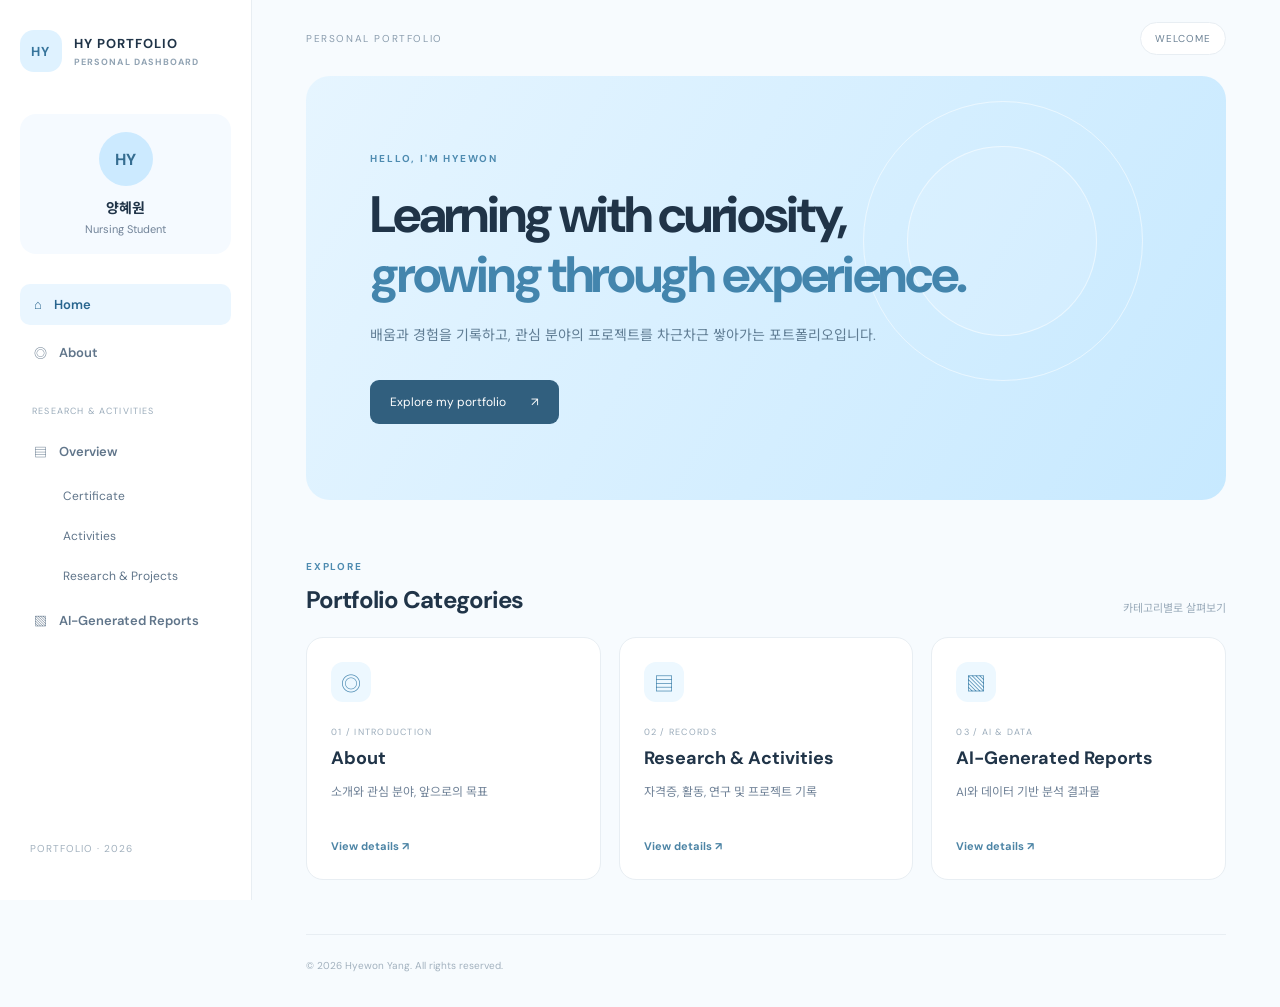
<file: index.html>
<!doctype html>
<html lang="ko"><head><meta charset="utf-8"><meta name="viewport" content="width=device-width,initial-scale=1"><meta name="theme-color" content="#dff2ff"><meta name="description" content="양혜원의 포트폴리오"><title>Hyewon Yang | Portfolio</title><link rel="stylesheet" href="assets/css/style.css"></head>
<body><div class="shell"><aside class="sidebar"><a class="brand" href="index.html"><span class="brand-mark">HY</span><span>HY PORTFOLIO<small>PERSONAL DASHBOARD</small></span></a><div class="profile-mini"><div class="avatar">HY</div><strong>양혜원</strong><span>Nursing Student</span></div><nav><a class="active" href="index.html">⌂ <span>Home</span></a><a href="about/index.html">◎ <span>About</span></a><div class="nav-label">RESEARCH & ACTIVITIES</div><a href="research-activities/index.html">▤ <span>Overview</span></a><a class="sub" href="research-activities/certificate/index.html">Certificate</a><a class="sub" href="activities/index.html">Activities</a><a class="sub" href="research-projects/index.html">Research & Projects</a><a href="ai-reports/index.html">▧ <span>AI-Generated Reports</span></a></nav><div class="sidebar-foot">PORTFOLIO · 2026</div></aside><main class="main"><header class="topbar"><span>PERSONAL PORTFOLIO</span><span class="top-pill">WELCOME</span></header><section class="hero"><div class="eyebrow">HELLO, I'M HYEWON</div><h1>Learning with curiosity,<br><em>growing through experience.</em></h1><p>배움과 경험을 기록하고, 관심 분야의 프로젝트를 차근차근 쌓아가는 포트폴리오입니다.</p><a class="primary-btn" href="about/index.html">Explore my portfolio <span>↗</span></a><div class="hero-orb orb-one"></div><div class="hero-orb orb-two"></div></section><section class="section"><div class="section-heading"><div><span class="eyebrow">EXPLORE</span><h2>Portfolio Categories</h2></div><span class="muted">카테고리별로 살펴보기</span></div><div class="category-grid"><a class="category-card" href="about/index.html"><span class="card-icon">◎</span><span class="card-no">01 / INTRODUCTION</span><h3>About</h3><p>소개와 관심 분야, 앞으로의 목표</p><b>View details ↗</b></a><a class="category-card" href="research-activities/index.html"><span class="card-icon">▤</span><span class="card-no">02 / RECORDS</span><h3>Research & Activities</h3><p>자격증, 활동, 연구 및 프로젝트 기록</p><b>View details ↗</b></a><a class="category-card" href="ai-reports/index.html"><span class="card-icon">▧</span><span class="card-no">03 / AI & DATA</span><h3>AI-Generated Reports</h3><p>AI와 데이터 기반 분석 결과물</p><b>View details ↗</b></a></div></section><footer>© 2026 Hyewon Yang. All rights reserved.</footer></main></div><script src="assets/js/main.js"></script></body></html>
</file>
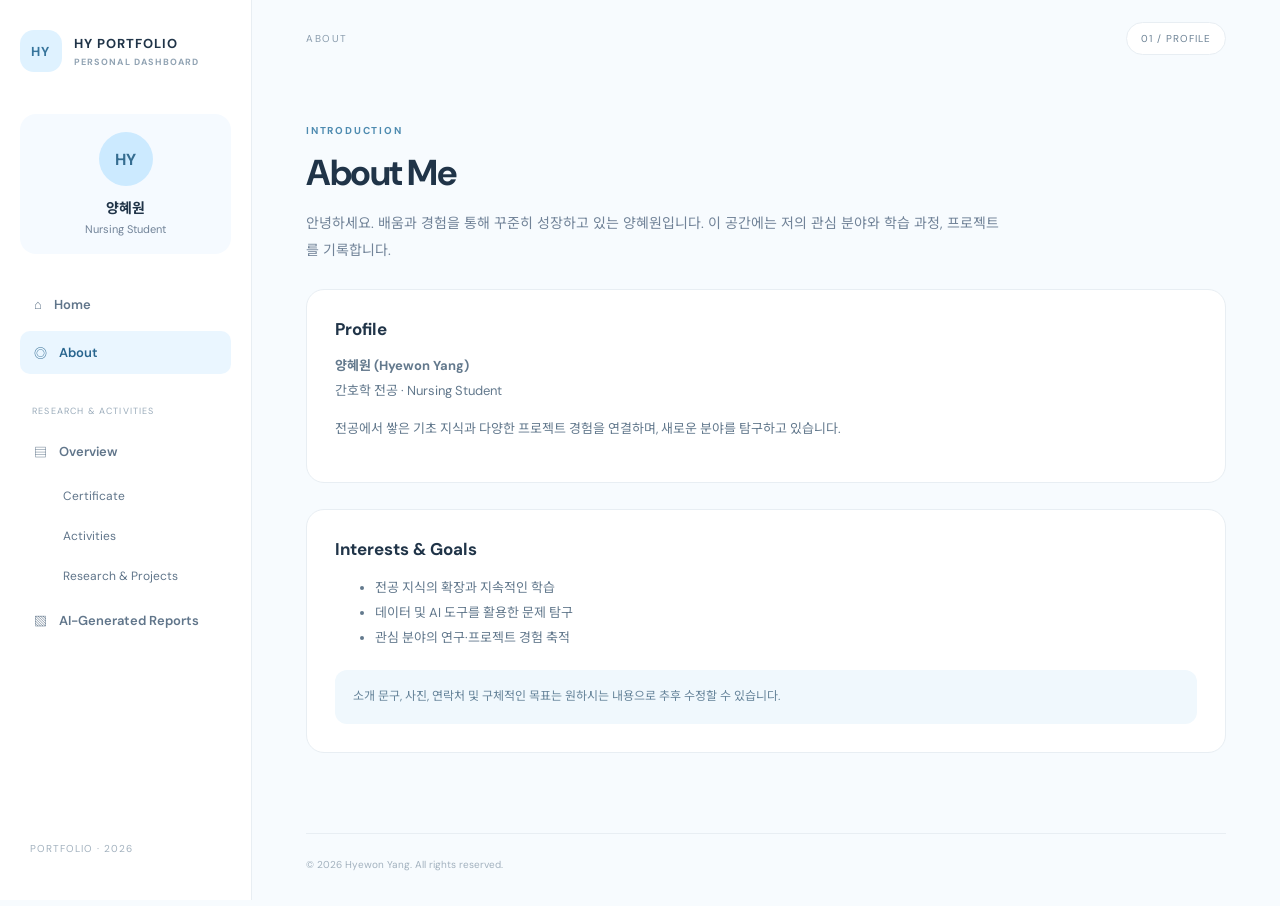
<file: about/index.html>
<!doctype html><html lang="ko"><head><meta charset="utf-8"><meta name="viewport" content="width=device-width,initial-scale=1"><title>About | Hyewon Yang</title><link rel="stylesheet" href="../assets/css/style.css"></head><body><div class="shell"><aside class="sidebar"><a class="brand" href="../index.html"><span class="brand-mark">HY</span><span>HY PORTFOLIO<small>PERSONAL DASHBOARD</small></span></a><div class="profile-mini"><div class="avatar">HY</div><strong>양혜원</strong><span>Nursing Student</span></div><nav><a href="../index.html">⌂ <span>Home</span></a><a class="active" href="index.html">◎ <span>About</span></a><div class="nav-label">RESEARCH & ACTIVITIES</div><a href="../research-activities/index.html">▤ <span>Overview</span></a><a class="sub" href="../research-activities/certificate/index.html">Certificate</a><a class="sub" href="../activities/index.html">Activities</a><a class="sub" href="../research-projects/index.html">Research & Projects</a><a href="../ai-reports/index.html">▧ <span>AI-Generated Reports</span></a></nav><div class="sidebar-foot">PORTFOLIO · 2026</div></aside><main class="main"><header class="topbar"><span>ABOUT</span><span class="top-pill">01 / PROFILE</span></header><div class="page-wrap"><div class="eyebrow">INTRODUCTION</div><h1 class="page-title">About Me</h1><p class="page-lead">안녕하세요. 배움과 경험을 통해 꾸준히 성장하고 있는 양혜원입니다. 이 공간에는 저의 관심 분야와 학습 과정, 프로젝트를 기록합니다.</p><div class="content-panel"><h2>Profile</h2><p><strong>양혜원 (Hyewon Yang)</strong><br>간호학 전공 · Nursing Student</p><p>전공에서 쌓은 기초 지식과 다양한 프로젝트 경험을 연결하며, 새로운 분야를 탐구하고 있습니다.</p></div><div class="content-panel"><h2>Interests & Goals</h2><ul><li>전공 지식의 확장과 지속적인 학습</li><li>데이터 및 AI 도구를 활용한 문제 탐구</li><li>관심 분야의 연구·프로젝트 경험 축적</li></ul><div class="notice">소개 문구, 사진, 연락처 및 구체적인 목표는 원하시는 내용으로 추후 수정할 수 있습니다.</div></div></div><footer>© 2026 Hyewon Yang. All rights reserved.</footer></main></div><script src="../assets/js/main.js"></script></body></html>
</file>
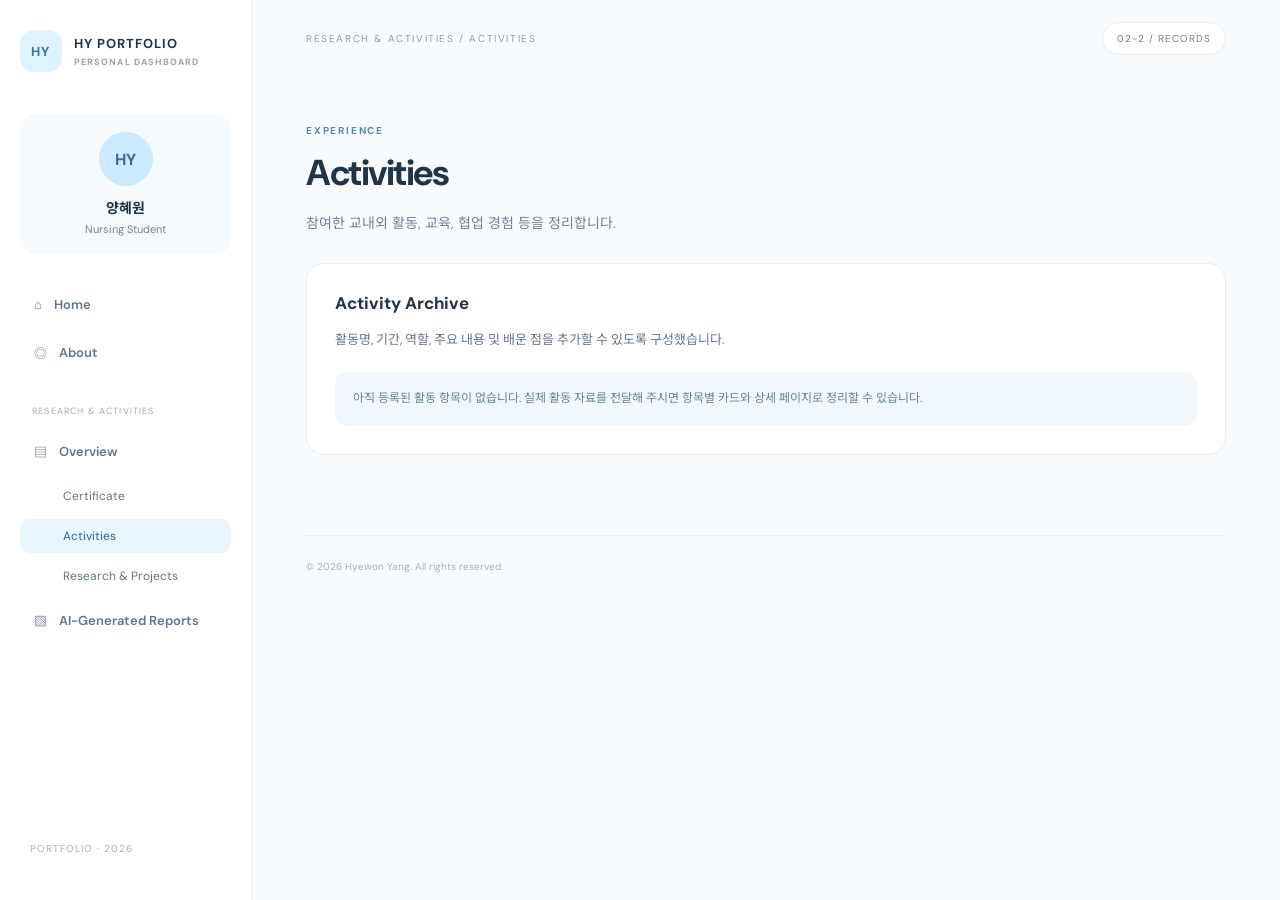
<file: activities/index.html>
<!doctype html><html lang="ko"><head><meta charset="utf-8"><meta name="viewport" content="width=device-width,initial-scale=1"><title>Activities | Hyewon Yang</title><link rel="stylesheet" href="../assets/css/style.css"></head><body><div class="shell"><aside class="sidebar"><a class="brand" href="../index.html"><span class="brand-mark">HY</span><span>HY PORTFOLIO<small>PERSONAL DASHBOARD</small></span></a><div class="profile-mini"><div class="avatar">HY</div><strong>양혜원</strong><span>Nursing Student</span></div><nav><a href="../index.html">⌂ <span>Home</span></a><a href="../about/index.html">◎ <span>About</span></a><div class="nav-label">RESEARCH & ACTIVITIES</div><a href="../research-activities/index.html">▤ <span>Overview</span></a><a class="sub" href="../research-activities/certificate/index.html">Certificate</a><a class="sub active" href="index.html">Activities</a><a class="sub" href="../research-projects/index.html">Research & Projects</a><a href="../ai-reports/index.html">▧ <span>AI-Generated Reports</span></a></nav><div class="sidebar-foot">PORTFOLIO · 2026</div></aside><main class="main"><header class="topbar"><span>RESEARCH & ACTIVITIES / ACTIVITIES</span><span class="top-pill">02-2 / RECORDS</span></header><div class="page-wrap"><div class="eyebrow">EXPERIENCE</div><h1 class="page-title">Activities</h1><p class="page-lead">참여한 교내외 활동, 교육, 협업 경험 등을 정리합니다.</p><div class="content-panel"><h2>Activity Archive</h2><p>활동명, 기간, 역할, 주요 내용 및 배운 점을 추가할 수 있도록 구성했습니다.</p><div class="notice">아직 등록된 활동 항목이 없습니다. 실제 활동 자료를 전달해 주시면 항목별 카드와 상세 페이지로 정리할 수 있습니다.</div></div></div><footer>© 2026 Hyewon Yang. All rights reserved.</footer></main></div><script src="../assets/js/main.js"></script></body></html>
</file>
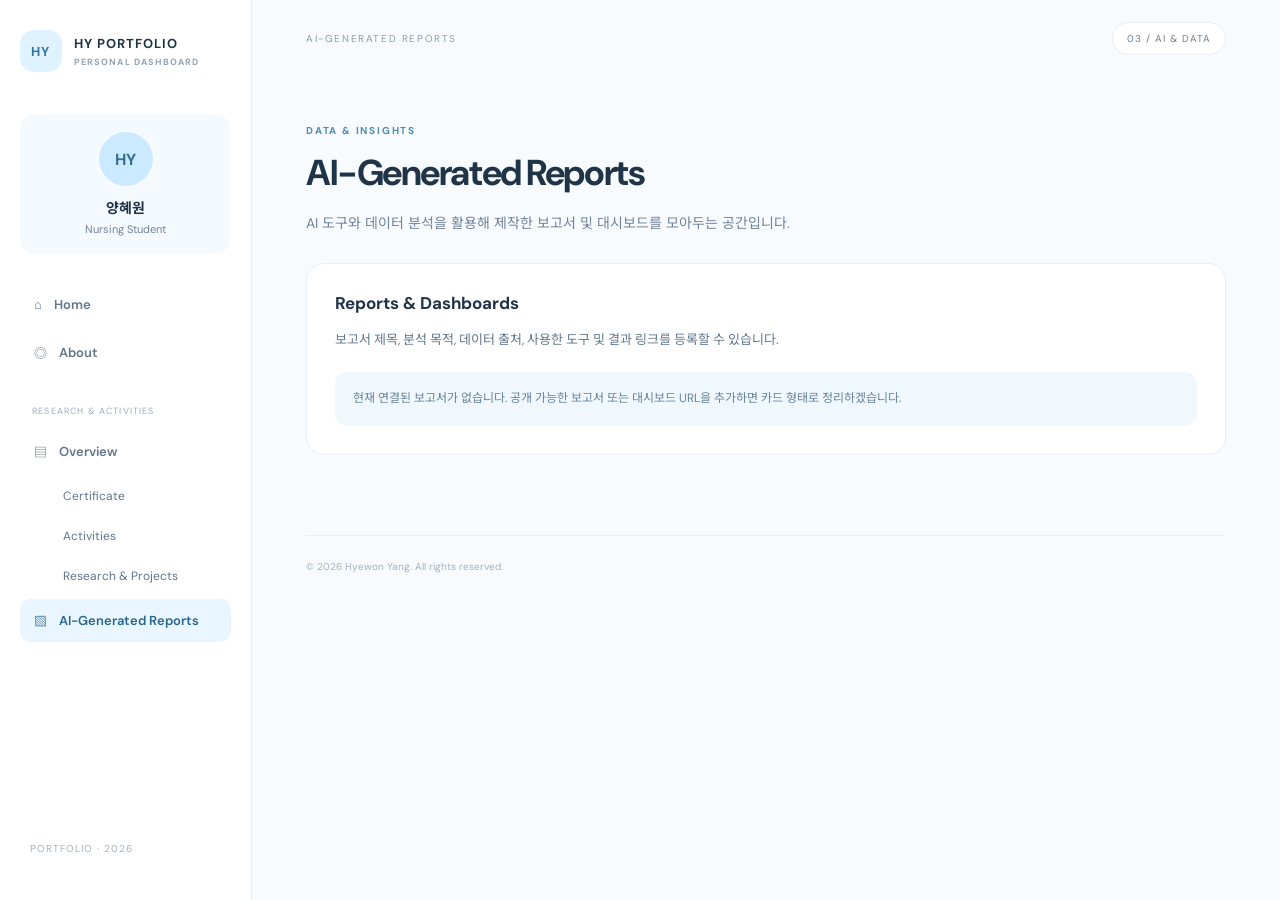
<file: ai-reports/index.html>
<!doctype html><html lang="ko"><head><meta charset="utf-8"><meta name="viewport" content="width=device-width,initial-scale=1"><title>AI-Generated Reports | Hyewon Yang</title><link rel="stylesheet" href="../assets/css/style.css"></head><body><div class="shell"><aside class="sidebar"><a class="brand" href="../index.html"><span class="brand-mark">HY</span><span>HY PORTFOLIO<small>PERSONAL DASHBOARD</small></span></a><div class="profile-mini"><div class="avatar">HY</div><strong>양혜원</strong><span>Nursing Student</span></div><nav><a href="../index.html">⌂ <span>Home</span></a><a href="../about/index.html">◎ <span>About</span></a><div class="nav-label">RESEARCH & ACTIVITIES</div><a href="../research-activities/index.html">▤ <span>Overview</span></a><a class="sub" href="../research-activities/certificate/index.html">Certificate</a><a class="sub" href="../activities/index.html">Activities</a><a class="sub" href="../research-projects/index.html">Research & Projects</a><a class="active" href="index.html">▧ <span>AI-Generated Reports</span></a></nav><div class="sidebar-foot">PORTFOLIO · 2026</div></aside><main class="main"><header class="topbar"><span>AI-GENERATED REPORTS</span><span class="top-pill">03 / AI & DATA</span></header><div class="page-wrap"><div class="eyebrow">DATA & INSIGHTS</div><h1 class="page-title">AI-Generated Reports</h1><p class="page-lead">AI 도구와 데이터 분석을 활용해 제작한 보고서 및 대시보드를 모아두는 공간입니다.</p><div class="content-panel"><h2>Reports & Dashboards</h2><p>보고서 제목, 분석 목적, 데이터 출처, 사용한 도구 및 결과 링크를 등록할 수 있습니다.</p><div class="notice">현재 연결된 보고서가 없습니다. 공개 가능한 보고서 또는 대시보드 URL을 추가하면 카드 형태로 정리하겠습니다.</div></div></div><footer>© 2026 Hyewon Yang. All rights reserved.</footer></main></div><script src="../assets/js/main.js"></script></body></html>
</file>
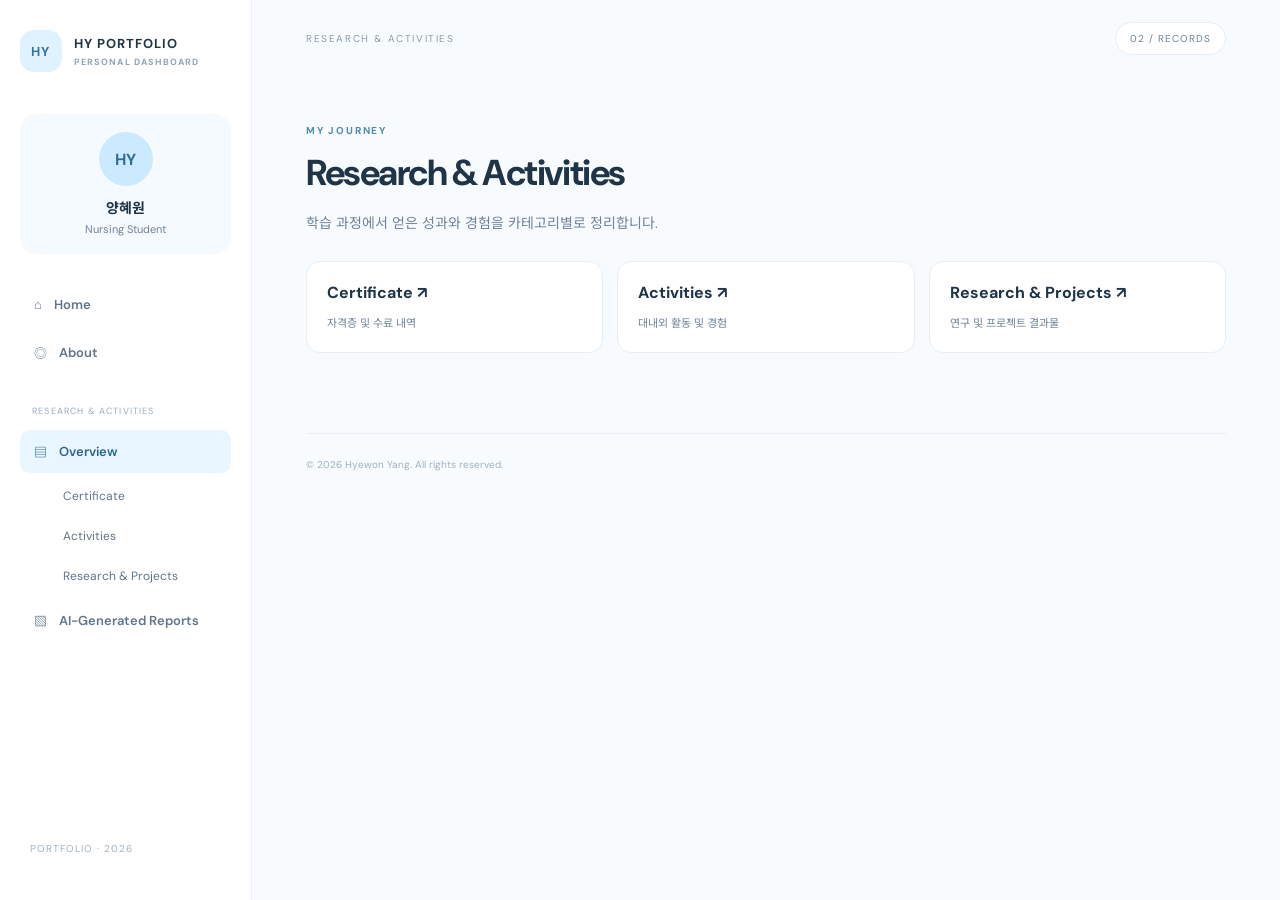
<file: research-activities/index.html>
<!doctype html><html lang="ko"><head><meta charset="utf-8"><meta name="viewport" content="width=device-width,initial-scale=1"><title>Research & Activities | Hyewon Yang</title><link rel="stylesheet" href="../assets/css/style.css"></head><body><div class="shell"><aside class="sidebar"><a class="brand" href="../index.html"><span class="brand-mark">HY</span><span>HY PORTFOLIO<small>PERSONAL DASHBOARD</small></span></a><div class="profile-mini"><div class="avatar">HY</div><strong>양혜원</strong><span>Nursing Student</span></div><nav><a href="../index.html">⌂ <span>Home</span></a><a href="../about/index.html">◎ <span>About</span></a><div class="nav-label">RESEARCH & ACTIVITIES</div><a class="active" href="index.html">▤ <span>Overview</span></a><a class="sub" href="certificate/index.html">Certificate</a><a class="sub" href="../activities/index.html">Activities</a><a class="sub" href="../research-projects/index.html">Research & Projects</a><a href="../ai-reports/index.html">▧ <span>AI-Generated Reports</span></a></nav><div class="sidebar-foot">PORTFOLIO · 2026</div></aside><main class="main"><header class="topbar"><span>RESEARCH & ACTIVITIES</span><span class="top-pill">02 / RECORDS</span></header><div class="page-wrap"><div class="eyebrow">MY JOURNEY</div><h1 class="page-title">Research & Activities</h1><p class="page-lead">학습 과정에서 얻은 성과와 경험을 카테고리별로 정리합니다.</p><div class="sub-grid"><a class="sub-card" href="certificate/index.html"><strong>Certificate ↗</strong><span>자격증 및 수료 내역</span></a><a class="sub-card" href="../activities/index.html"><strong>Activities ↗</strong><span>대내외 활동 및 경험</span></a><a class="sub-card" href="../research-projects/index.html"><strong>Research & Projects ↗</strong><span>연구 및 프로젝트 결과물</span></a></div></div><footer>© 2026 Hyewon Yang. All rights reserved.</footer></main></div><script src="../assets/js/main.js"></script></body></html>
</file>
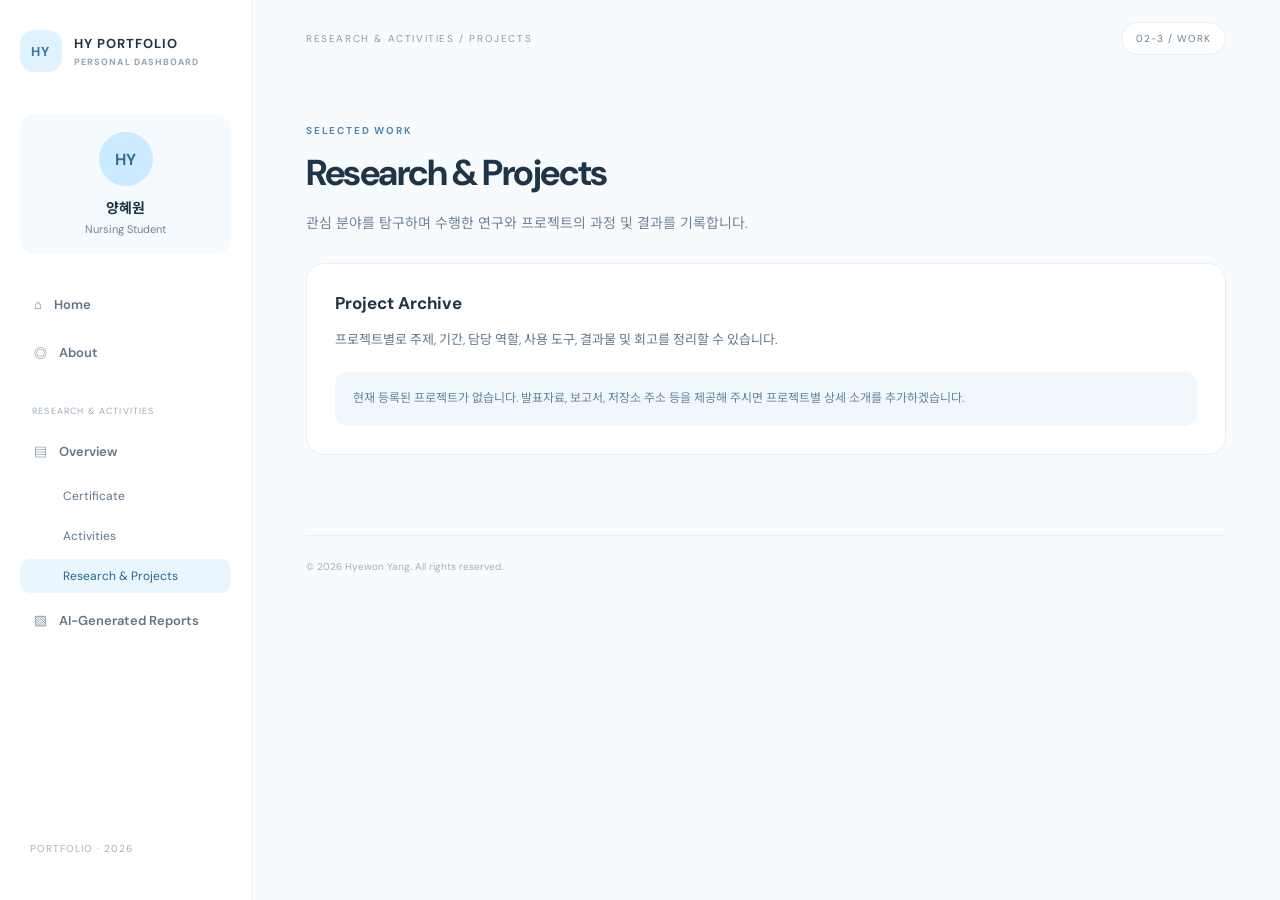
<file: research-projects/index.html>
<!doctype html><html lang="ko"><head><meta charset="utf-8"><meta name="viewport" content="width=device-width,initial-scale=1"><title>Research & Projects | Hyewon Yang</title><link rel="stylesheet" href="../assets/css/style.css"></head><body><div class="shell"><aside class="sidebar"><a class="brand" href="../index.html"><span class="brand-mark">HY</span><span>HY PORTFOLIO<small>PERSONAL DASHBOARD</small></span></a><div class="profile-mini"><div class="avatar">HY</div><strong>양혜원</strong><span>Nursing Student</span></div><nav><a href="../index.html">⌂ <span>Home</span></a><a href="../about/index.html">◎ <span>About</span></a><div class="nav-label">RESEARCH & ACTIVITIES</div><a href="../research-activities/index.html">▤ <span>Overview</span></a><a class="sub" href="../research-activities/certificate/index.html">Certificate</a><a class="sub" href="../activities/index.html">Activities</a><a class="sub active" href="index.html">Research & Projects</a><a href="../ai-reports/index.html">▧ <span>AI-Generated Reports</span></a></nav><div class="sidebar-foot">PORTFOLIO · 2026</div></aside><main class="main"><header class="topbar"><span>RESEARCH & ACTIVITIES / PROJECTS</span><span class="top-pill">02-3 / WORK</span></header><div class="page-wrap"><div class="eyebrow">SELECTED WORK</div><h1 class="page-title">Research & Projects</h1><p class="page-lead">관심 분야를 탐구하며 수행한 연구와 프로젝트의 과정 및 결과를 기록합니다.</p><div class="content-panel"><h2>Project Archive</h2><p>프로젝트별로 주제, 기간, 담당 역할, 사용 도구, 결과물 및 회고를 정리할 수 있습니다.</p><div class="notice">현재 등록된 프로젝트가 없습니다. 발표자료, 보고서, 저장소 주소 등을 제공해 주시면 프로젝트별 상세 소개를 추가하겠습니다.</div></div></div><footer>© 2026 Hyewon Yang. All rights reserved.</footer></main></div><script src="../assets/js/main.js"></script></body></html>
</file>
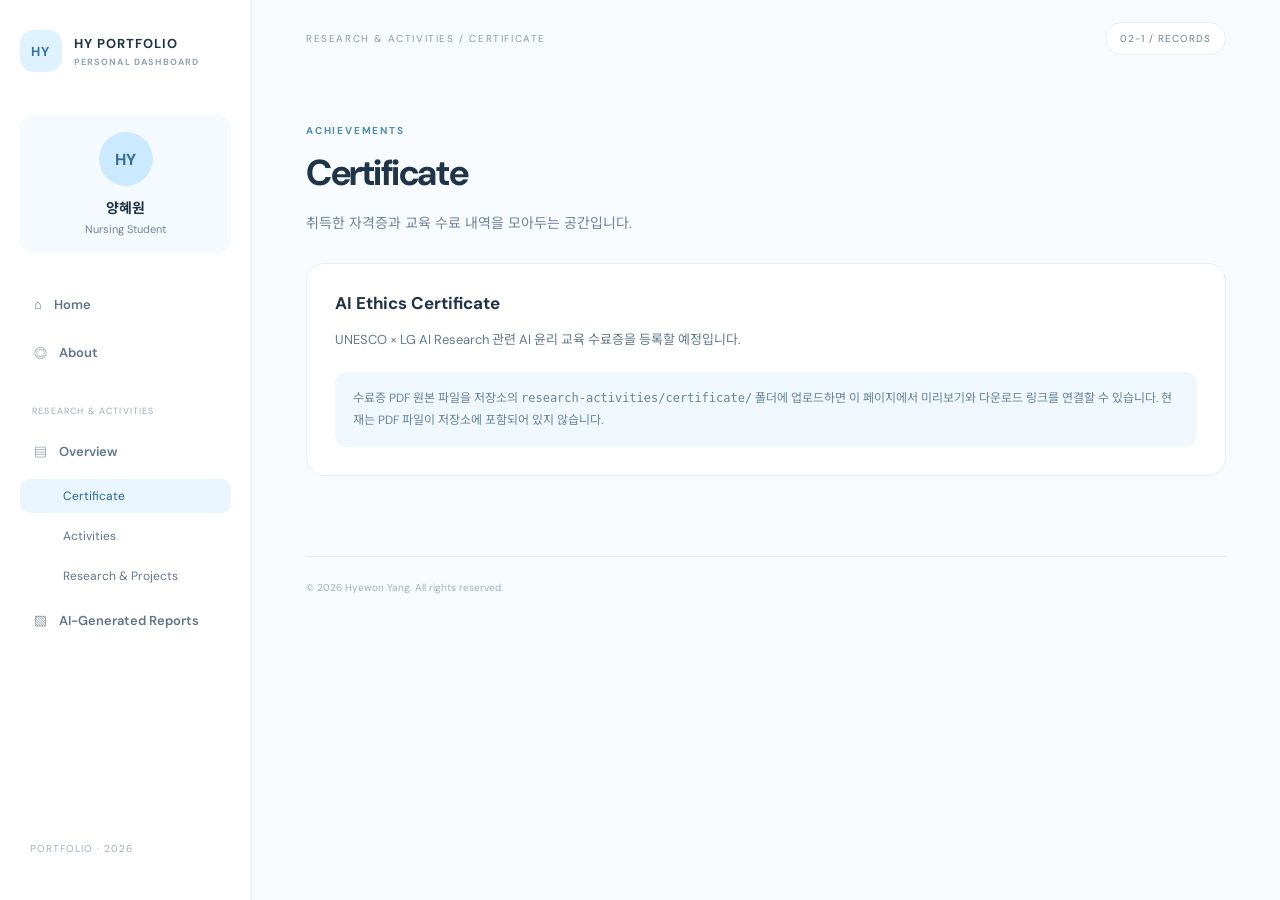
<file: research-activities/certificate/index.html>
<!doctype html><html lang="ko"><head><meta charset="utf-8"><meta name="viewport" content="width=device-width,initial-scale=1"><title>Certificate | Hyewon Yang</title><link rel="stylesheet" href="../../assets/css/style.css"></head><body><div class="shell"><aside class="sidebar"><a class="brand" href="../../index.html"><span class="brand-mark">HY</span><span>HY PORTFOLIO<small>PERSONAL DASHBOARD</small></span></a><div class="profile-mini"><div class="avatar">HY</div><strong>양혜원</strong><span>Nursing Student</span></div><nav><a href="../../index.html">⌂ <span>Home</span></a><a href="../../about/index.html">◎ <span>About</span></a><div class="nav-label">RESEARCH & ACTIVITIES</div><a href="../index.html">▤ <span>Overview</span></a><a class="sub active" href="index.html">Certificate</a><a class="sub" href="../../activities/index.html">Activities</a><a class="sub" href="../../research-projects/index.html">Research & Projects</a><a href="../../ai-reports/index.html">▧ <span>AI-Generated Reports</span></a></nav><div class="sidebar-foot">PORTFOLIO · 2026</div></aside><main class="main"><header class="topbar"><span>RESEARCH & ACTIVITIES / CERTIFICATE</span><span class="top-pill">02-1 / RECORDS</span></header><div class="page-wrap"><div class="eyebrow">ACHIEVEMENTS</div><h1 class="page-title">Certificate</h1><p class="page-lead">취득한 자격증과 교육 수료 내역을 모아두는 공간입니다.</p><div class="content-panel"><h2>AI Ethics Certificate</h2><p>UNESCO × LG AI Research 관련 AI 윤리 교육 수료증을 등록할 예정입니다.</p><div class="notice">수료증 PDF 원본 파일을 저장소의 <code>research-activities/certificate/</code> 폴더에 업로드하면 이 페이지에서 미리보기와 다운로드 링크를 연결할 수 있습니다. 현재는 PDF 파일이 저장소에 포함되어 있지 않습니다.</div></div></div><footer>© 2026 Hyewon Yang. All rights reserved.</footer></main></div><script src="../../assets/js/main.js"></script></body></html>
</file>
<file: assets/css/style.css>
@import url('https://fonts.googleapis.com/css2?family=DM+Sans:wght@400;500;600;700&family=Noto+Sans+KR:wght@400;500;600;700&display=swap');
:root{--blue:#b9e3fb;--blue2:#e7f5ff;--ink:#203448;--muted:#718398;--line:#e8eef3;--white:#fff;--navy:#24445e}*{box-sizing:border-box}body{margin:0;background:#f7fbfe;color:var(--ink);font-family:'DM Sans','Noto Sans KR',sans-serif}.shell{min-height:100vh}.sidebar{position:fixed;inset:0 auto 0 0;width:252px;background:#fff;border-right:1px solid var(--line);padding:30px 20px;display:flex;flex-direction:column;z-index:5}.brand{display:flex;align-items:center;gap:12px;text-decoration:none;color:var(--ink);font-size:13px;font-weight:700;letter-spacing:.08em}.brand-mark{width:42px;height:42px;border-radius:14px;background:#dff2ff;color:#36749b;display:grid;place-items:center;font-weight:700}.brand small{display:block;font-size:9px;color:#91a3b3;letter-spacing:.12em;margin-top:4px}.profile-mini{margin:42px 0 30px;padding:18px 12px;background:#f5faff;border-radius:16px;display:flex;flex-direction:column;align-items:center;gap:5px}.avatar{width:54px;height:54px;border-radius:50%;display:grid;place-items:center;background:#cceaff;color:#356d91;font-weight:700;margin-bottom:6px}.profile-mini strong{font-size:14px}.profile-mini span{font-size:11px;color:var(--muted)}nav{display:flex;flex-direction:column;gap:6px}nav a{padding:12px 14px;border-radius:10px;text-decoration:none;color:#60758a;font-size:13px;display:flex;gap:12px;align-items:center}nav a:hover,nav a.active{background:#eaf6ff;color:#28658e}nav a span{font-weight:600}.nav-label{font-size:9px;letter-spacing:.13em;color:#9aabba;margin:25px 12px 7px}.nav-label~a.sub{padding:9px 12px 9px 43px;font-size:12px}.sidebar-foot{margin-top:auto;color:#a2b1be;font-size:10px;letter-spacing:.1em;padding:15px 10px}.main{margin-left:252px;padding:0 54px;max-width:1500px}.topbar{height:76px;display:flex;align-items:center;justify-content:space-between;font-size:10px;letter-spacing:.16em;color:#8a9cad}.top-pill{background:#fff;border:1px solid var(--line);border-radius:30px;padding:9px 14px;color:#6c8295;letter-spacing:.1em}.hero{position:relative;overflow:hidden;background:linear-gradient(120deg,#e6f5ff,#c7e9ff);border-radius:24px;padding:76px 7%;min-height:365px}.eyebrow{font-size:10px;letter-spacing:.18em;color:#4e8bb0;font-weight:700}.hero h1{font-size:clamp(32px,4vw,54px);line-height:1.18;letter-spacing:-.045em;margin:20px 0 16px;position:relative;z-index:1}.hero h1 em{font-style:normal;color:#4385ad}.hero p{font-size:14px;line-height:1.9;color:#607d94;max-width:540px;position:relative;z-index:1}.primary-btn{display:inline-flex;gap:25px;align-items:center;margin-top:18px;background:#315f7e;color:white;padding:14px 20px;border-radius:9px;text-decoration:none;font-size:12px;position:relative;z-index:1}.hero-orb{position:absolute;border:1px solid #fff8;border-radius:50%}.orb-one{width:280px;height:280px;right:9%;top:25px}.orb-two{width:190px;height:190px;right:14%;top:70px;background:#ffffff22}.section{padding:54px 0}.section-heading{display:flex;align-items:end;justify-content:space-between;margin-bottom:22px}.section-heading h2{font-size:24px;margin:9px 0 0;letter-spacing:-.04em}.muted{font-size:11px;color:#9aabba}.category-grid{display:grid;grid-template-columns:repeat(3,minmax(0,1fr));gap:18px}.category-card{background:#fff;border:1px solid var(--line);border-radius:17px;padding:24px;text-decoration:none;color:inherit;transition:.2s;min-height:220px}.category-card:hover{transform:translateY(-4px);box-shadow:0 14px 35px #315f7e12}.card-icon{display:grid;place-items:center;width:40px;height:40px;background:#edf8ff;border-radius:12px;color:#4d8bb2;font-size:20px}.card-no{display:block;margin-top:24px;color:#9aabba;font-size:9px;letter-spacing:.14em}.category-card h3{font-size:18px;margin:8px 0}.category-card p{font-size:12px;color:var(--muted);line-height:1.7;min-height:40px}.category-card b{font-size:11px;color:#4c84a5}footer{border-top:1px solid var(--line);padding:24px 0 35px;color:#a2b1be;font-size:10px}.page-wrap{padding:48px 0 80px;max-width:980px}.page-title{font-size:36px;letter-spacing:-.04em;margin:12px 0}.page-lead{color:var(--muted);font-size:14px;line-height:1.9;max-width:700px}.content-panel{background:#fff;border:1px solid var(--line);border-radius:18px;padding:28px;margin-top:26px}.content-panel h2{font-size:17px;margin:0 0 14px}.content-panel p,.content-panel li{font-size:13px;line-height:1.9;color:#63798d}.sub-grid{display:grid;grid-template-columns:repeat(3,1fr);gap:14px;margin-top:24px}.sub-card{padding:20px;border:1px solid var(--line);border-radius:14px;background:white;text-decoration:none;color:var(--ink)}.sub-card strong{display:block;margin-bottom:8px}.sub-card span{font-size:11px;color:var(--muted)}.notice{padding:16px 18px;border-radius:12px;background:#f0f8fd;color:#66849a;font-size:12px;line-height:1.8;margin-top:20px}@media(max-width:900px){.sidebar{width:210px}.main{margin-left:210px;padding:0 28px}.category-grid{grid-template-columns:1fr}.sub-grid{grid-template-columns:1fr 1fr}}@media(max-width:620px){.sidebar{position:static;width:auto;height:auto;padding:15px 18px}.profile-mini,.sidebar-foot{display:none}nav{flex-direction:row;overflow:auto;margin-top:15px}nav a{white-space:nowrap;padding:9px}.nav-label,nav a.sub{display:none!important}.main{margin:0;padding:0 18px}.topbar{height:58px}.hero{padding:48px 25px;min-height:340px}.hero-orb{opacity:.45}.section{padding:38px 0}.page-wrap{padding:35px 0}.page-title{font-size:30px}}
</file>
